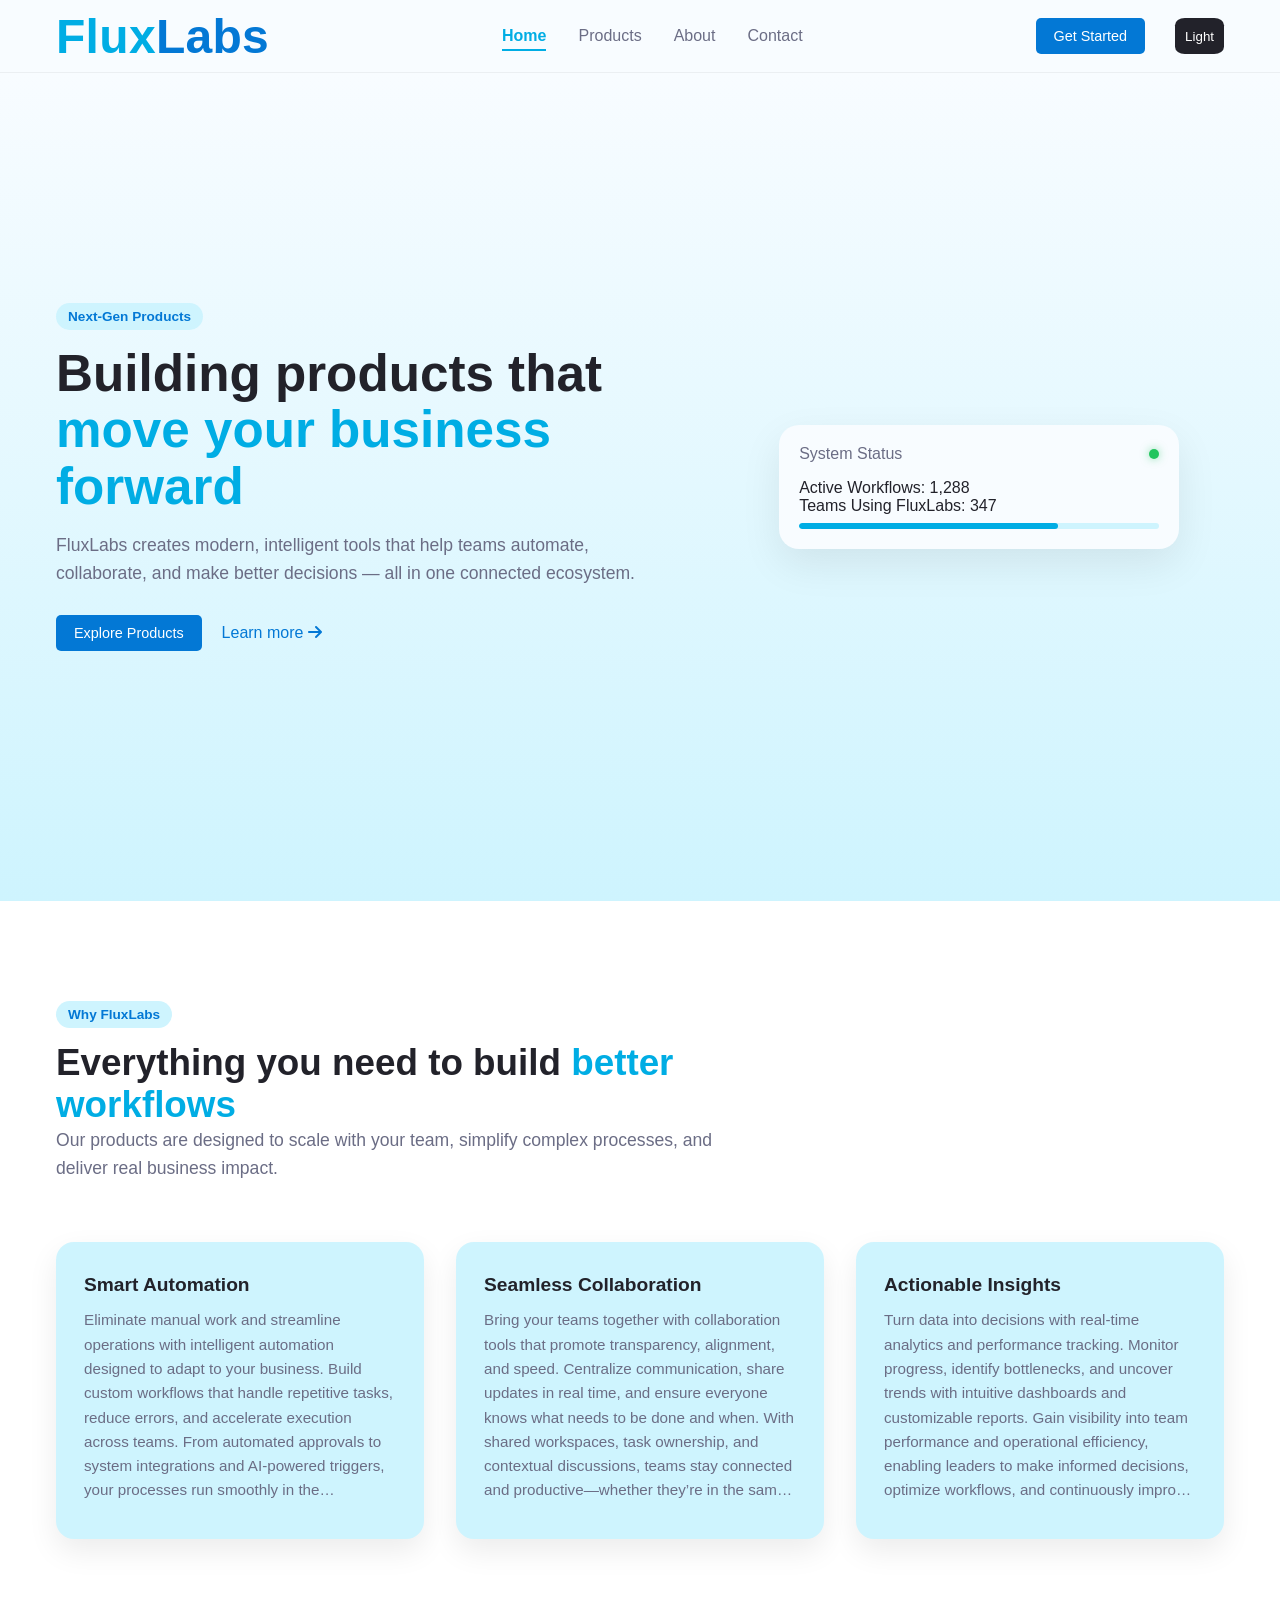
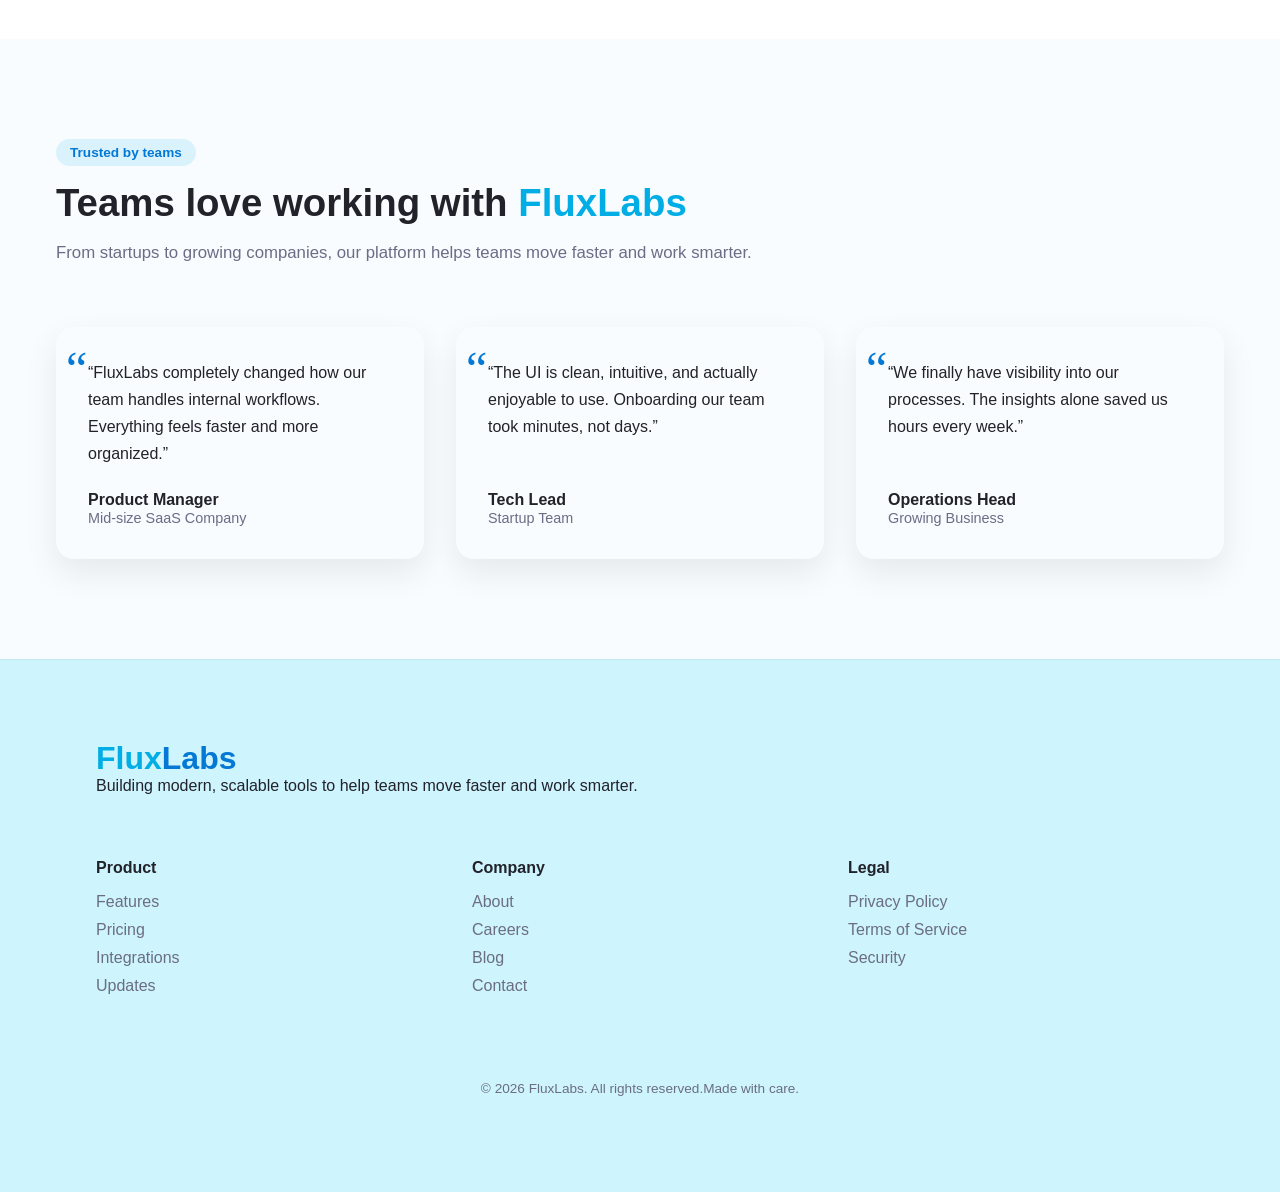
<file: index.html>
<!DOCTYPE html>
<html lang="en">
<head>
    <meta charset="UTF-8">
    <meta name="viewport" content="width=device-width, initial-scale=1.0">
    <title>FluxLabs - Home</title>

    <link rel="stylesheet" href="https://cdnjs.cloudflare.com/ajax/libs/font-awesome/6.5.1/css/all.min.css">
    <link rel="stylesheet" href="css/styles.css">
    <link rel="stylesheet" href="css/home.css">
</head>
<body>
    <!-- loader  -->
    <div id="page-loader">
        <div class="loader-inner">
            <span class="loader-logo">Flux<span>Labs</span></span>
            <div class="loader-bar"></div>
        </div>
    </div>

    <!-- navigation -->
    <header class="navbar">
        <div class="container nav-container">
            <a href="index.html" class="logo">Flux<span>Labs</span></a>

            <nav class="nav-links">
                <button class="btn btn-primary nav-btn-mob" onclick="window.location.href='signUp.html'">Get Started</button>
                
                <a href="index.html" class="nav-item active">Home</a>
                <a href="products.html" class="nav-item">Products</a>
                <a href="about.html" class="nav-item">About</a>
                <a href="contact.html" class="nav-item">Contact</a>
            </nav>
            
            <div class="nav-links-right">

                <button type="button" class="btn btn-primary nav-btn" onclick="window.location.href='signUp.html'">Get Started</button>
                <button type="button" id="themeToggle" aria-pressed="false">light</button>
    
                <button class="hamburger">
                    <span></span>
                    <span></span>
                    <span></span>
                </button>
            </div>
        </div>
    </header>

    <!-- hero section -->

    <section class="hero">
        <div class="hero-container container">

            <div class="hero-left">
                <div class="hero-lable">Next-Gen Products</div>

                <h1 class="hero-title">
                    Building products that
                    <span>move your business forward</span>
                </h1>

                 <p class="hero-subtitle">
                    FluxLabs creates modern, intelligent tools that help teams automate,
                    collaborate, and make better decisions — all in one connected ecosystem.
                </p>

                <div class="hero-actions">
                    <a href="products.html" class="btn btn-primary hero-btn">
                    Explore Products
                    </a>
                    
                    <a href="about.html" class="hero-link">
                    Learn more <i style='font-size:24px' class='fas arrow'>&#xf061;</i>
                    </a>

                </div>
            </div>

            <div class="hero-right">
                <div class="hero-card">
                    <div class="card-header">
                        <span>System Status</span>
                        <span class="status-dot"></span>
                    </div>

                    <div class="card-body">
                        <div class="metrics">
                            <span class="lable">Active Workflows:</span>
                            <span class="value">1,288</span>
                        </div>
                        
                        <div class="metrics">
                            <span class="lable">Teams Using FluxLabs:</span>
                            <span class="value">347</span>
                        </div>

                        <div class="progress-bar">
                            <div class="progress"></div>
                        </div>
                    </div>
                </div>
            </div>

        </div>
    </section>

    <!-- features section -->
    <section class="features">
        <div class="container">

            <div class="features-header">
                <span class="features-lable">Why FluxLabs</span>
                <h2 class="features-title">
                    Everything you need to build
                    <span>better workflows</span>
                </h2>
                <p class="features-subtitle">
                    Our products are designed to scale with your team, simplify complex
                    processes, and deliver real business impact.
                </p>
            </div>

            <div class="features-grid">

                <div class="feature-card">
                    <div class="feature-accent"></div>

                    <h3>Smart Automation</h3>
                    <p>
                        Eliminate manual work and streamline operations with intelligent
                        automation designed to adapt to your business. Build custom
                        workflows that handle repetitive tasks, reduce errors, and 
                        accelerate execution across teams. From automated approvals 
                        to system integrations and AI-powered triggers, your processes 
                        run smoothly in the background—so your team can focus on strategic,
                        high-impact initiatives that drive growth.
                    </p>
                </div>

                <div class="feature-card">
                    <div class="feature-accent"></div>

                    <h3>Seamless Collaboration</h3>
                    <p>
                        Bring your teams together with collaboration tools that promote transparency,
                        alignment, and speed. Centralize communication, share updates in real time, 
                        and ensure everyone knows what needs to be done and when. With shared workspaces,
                        task ownership, and contextual discussions, teams stay connected and productive—whether
                        they’re in the same office or working remotely.
                    </p>
                </div>

                <div class="feature-card">
                    <div class="feature-accent"></div>

                    <h3>Actionable Insights</h3>
                    <p>
                        Turn data into decisions with real-time analytics and performance tracking.
                        Monitor progress, identify bottlenecks, and uncover trends with intuitive 
                        dashboards and customizable reports. Gain visibility into team performance 
                        and operational efficiency, enabling leaders to make informed decisions, 
                        optimize workflows, and continuously improve outcomes.
                    </p>
                </div>

            </div>

        </div>
    </section>

    <!-- testimonial section  -->
    <section class="testimonials">
        <div class="container">

            <div class="testimonials-header">
                <span class="testimonials-label">Trusted by teams</span>
                <h2 class="testimonials-title">
                    Teams love working with
                    <span>FluxLabs</span>
                </h2>
                <p class="testimonials-subtitle">
                    From startups to growing companies, our platform helps teams
                    move faster and work smarter.
                </p>
            </div>

             <div class="testimonials-grid">

                <div class="testimonial-card">
                    <p class="testimonial-text">
                    “FluxLabs completely changed how our team handles internal
                    workflows. Everything feels faster and more organized.”
                    </p>
                    <div class="testimonial-meta">
                        <strong>Product Manager</strong>
                        <span>Mid-size SaaS Company</span>
                    </div>
                </div>

                <div class="testimonial-card">
                    <p class="testimonial-text">
                    “The UI is clean, intuitive, and actually enjoyable to use.
                    Onboarding our team took minutes, not days.”
                    </p>
                    <div class="testimonial-meta">
                        <strong>Tech Lead</strong>
                        <span>Startup Team</span>
                    </div>
                </div>

                <div class="testimonial-card">
                    <p class="testimonial-text">
                    “We finally have visibility into our processes. The insights
                    alone saved us hours every week.”
                    </p>
                    <div class="testimonial-meta">
                        <strong>Operations Head</strong>
                        <span>Growing Business</span>
                    </div>
                </div>

                </div>
        </div>
    </section>

    <!-- footer section  -->
    <footer class="footer">
        <div class=" container footer-container">

            <div class="footer-brand">
                <a href="index.html" class="footer-logo">Flux<span>Labs</span></a>
                <p class="footer-dec">Building modern, scalable tools to help teams move faster and work smarter.</p>
            </div>

            <div class="footer-links">
                
                <div class="footer-col">
                    <h4>Product</h4>
                    <a href="#">Features</a>
                    <a href="products.html">Pricing</a>
                    <a href="#">Integrations</a>
                    <a href="#">Updates</a>
                </div>
                
                <div class="footer-col">
                    <h4>Company</h4>
                    <a href="about.html">About</a>
                    <a href="#">Careers</a>
                    <a href="#">Blog</a>
                    <a href="contact.html">Contact</a>
                </div>
    
                <div class="footer-col">
                    <h4>Legal</h4>
                    <a href="#">Privacy Policy</a>
                    <a href="#">Terms of Service</a>
                    <a href="#">Security</a>
                </div>
            </div>


        </div>

        <div class="footer-bottom">
            <div class="container footer-bottom-inner">
                <span>© 2026 FluxLabs. All rights reserved.</span>
                <span>Made with care.</span>
            </div>
        </div>

    </footer>

    <script src="js/main.js"></script>
</body>
</html>
</file>
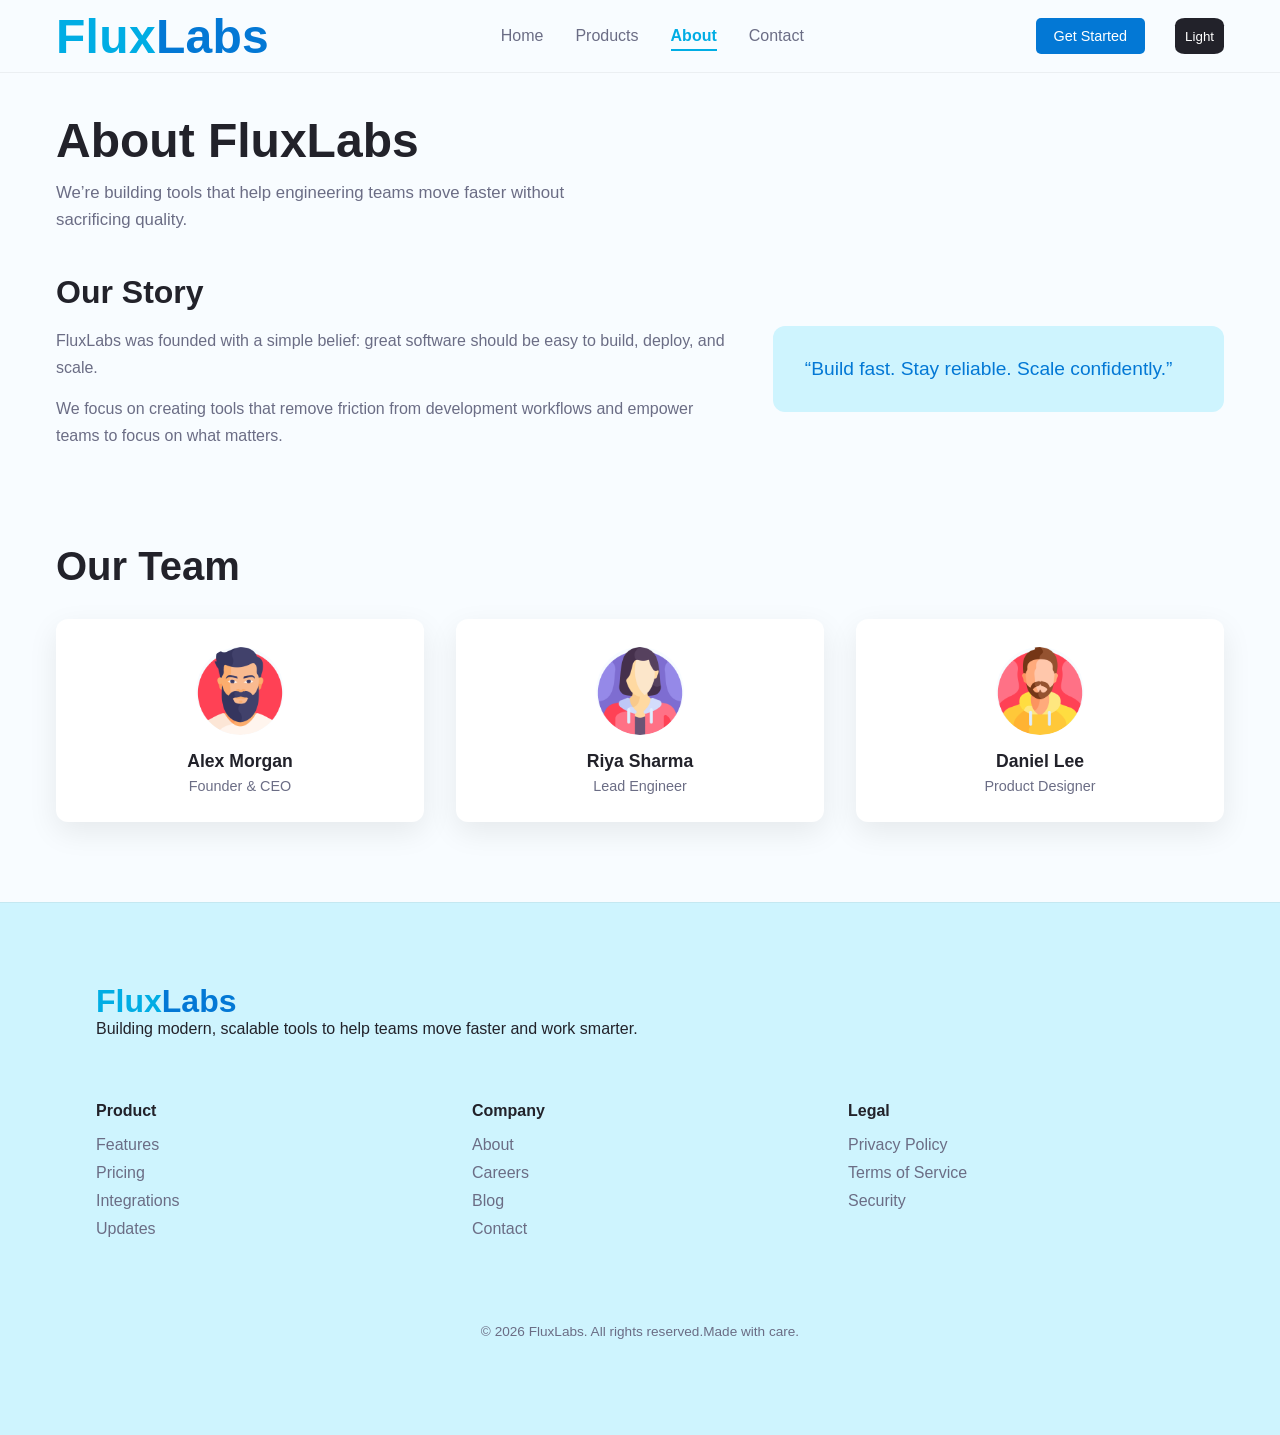
<file: about.html>
<!DOCTYPE html>
<html lang="en">
<head>
    <meta charset="UTF-8">
    <meta name="viewport" content="width=device-width, initial-scale=1.0">
    <title>FluxLabs - About</title>

    <link rel="stylesheet" href="css/styles.css">
    <link rel="stylesheet" href="css/about.css">
</head>
<body>
    <!-- loader  -->
        <div id="page-loader">
            <div class="loader-inner">
                <span class="loader-logo">Flux<span>Labs</span></span>
                <div class="loader-bar"></div>
            </div>
        </div>
        <!-- navigation -->
        <header class="navbar">
            <div class="container nav-container">
                <a href="index.html" class="logo">Flux<span>Labs</span></a>

                <nav class="nav-links">
                    <button class="btn btn-primary nav-btn-mob" onclick="window.location.href='signUp.html'">Get Started</button>
                    
                    <a href="index.html" class="nav-item">Home</a>
                    <a href="products.html" class="nav-item ">Products</a>
                    <a href="about.html" class="nav-item active">About</a>
                    <a href="contact.html" class="nav-item">Contact</a>
                </nav>
                <div class="nav-links-right">

                    <button type="button" class="btn btn-primary nav-btn" onclick="window.location.href='signUp.html'">Get Started</button>
                    <button type="button" id="themeToggle" aria-pressed="false">Dark</button>
        
                    <button class="hamburger">
                        <span></span>
                        <span></span>
                        <span></span>
                    </button>
                </div>
            </div>
        </header>

        <main class="about-page">

            <!-- about hero section  -->
             <section class="about-hero">
                <div class="container">
                     <h1>About FluxLabs</h1>
                    <p>
                    We’re building tools that help engineering teams
                    move faster without sacrificing quality.
                    </p>
                </div>
             </section>

             <!-- our story section  -->
             <section class="about-story">
                <div class="container story-grid">

                    <div class="story-text">
                    <h2>Our Story</h2>
                    <p>
                        FluxLabs was founded with a simple belief:
                        great software should be easy to build, deploy,
                        and scale.
                    </p>
                    <p>
                        We focus on creating tools that remove friction
                        from development workflows and empower teams
                        to focus on what matters.
                    </p>
                    </div>

                    <div class="story-highlight">
                    <p>
                        “Build fast. Stay reliable. Scale confidently.”
                    </p>
                    </div>
                </div>
             </section>

             <!-- teams  -->
              <section class="about-team">
                <div class="container">
                    <h2>Our Team</h2>

                    <div class="team-grid">
                        <div class="team-card">
                            <div class="team-avatar">
                                <img src="assets/images/team-member-1.png" alt="team-member-1">
                            </div>
                            <h4>Alex Morgan</h4>
                            <span>Founder & CEO</span>

                            <div class="team-overlay">
                                <a href="https://www.linkedin.com/" aria-label="LinkedIn"><img src="assets/icons/icons-linkedin.png" alt="linkedin"></a>
                                <a href="https://x.com/" aria-label="Twitter"><img src="assets/icons/icons-x.png" alt="Twitter"></a>
                                <a href="https://github.com/" aria-label="GitHub"><img src="assets/icons/icon-github.png" alt="github"></a>
                            </div>
                        </div>

                        <div class="team-card">
                            <div class="team-avatar">
                                <img src="assets/images/team-member-3.png" alt="team-member-3">
                            </div>
                            <h4>Riya Sharma</h4>
                            <span>Lead Engineer</span>

                            <div class="team-overlay">
                                <a href="https://www.linkedin.com/" aria-label="LinkedIn"><img src="assets/icons/icons-linkedin.png" alt="linkedin"></a>
                                <a href="https://x.com/" aria-label="Twitter"><img src="assets/icons/icons-x.png" alt="Twitter"></a>
                                <a href="https://github.com/" aria-label="GitHub"><img src="assets/icons/icon-github.png" alt="github"></a>
                            </div>
                        </div>

                        <div class="team-card">
                            <div class="team-avatar">
                                <img src="assets/images/team-member-2.png" alt="team-member-2">
                            </div>
                            <h4>Daniel Lee</h4>
                            <span>Product Designer</span>

                            <div class="team-overlay">
                                <a href="https://www.linkedin.com/" aria-label="LinkedIn"><img src="assets/icons/icons-linkedin.png" alt="linkedin"></a>
                                <a href="https://x.com/" aria-label="Twitter"><img src="assets/icons/icons-x.png" alt="Twitter"></a>
                                <a href="https://github.com/" aria-label="GitHub"><img src="assets/icons/icon-github.png" alt="github"></a>
                            </div>
                        </div>

                    </div>

                </div>

              </section>
        </main>
         
        <footer class="footer">
            <div class=" container footer-container">

                <div class="footer-brand">
                    <a href="index.html" class="footer-logo">Flux<span>Labs</span></a>
                    <p class="footer-dec">Building modern, scalable tools to help teams move faster and work smarter.</p>
                </div>

                <div class="footer-links">
                    
                    <div class="footer-col">
                        <h4>Product</h4>
                        <a href="#">Features</a>
                        <a href="#">Pricing</a>
                        <a href="#">Integrations</a>
                        <a href="#">Updates</a>
                    </div>
                    
                    <div class="footer-col">
                        <h4>Company</h4>
                        <a href="#">About</a>
                        <a href="#">Careers</a>
                        <a href="#">Blog</a>
                        <a href="#">Contact</a>
                    </div>
        
                    <div class="footer-col">
                        <h4>Legal</h4>
                        <a href="#">Privacy Policy</a>
                        <a href="#">Terms of Service</a>
                        <a href="#">Security</a>
                    </div>
                </div>


            </div>

            <div class="footer-bottom">
                <div class="container footer-bottom-inner">
                    <span>© 2026 FluxLabs. All rights reserved.</span>
                    <span>Made with care.</span>
                </div>
            </div>
        </footer>

        <script src="js/main.js"></script>
</body>
</html>
</file>
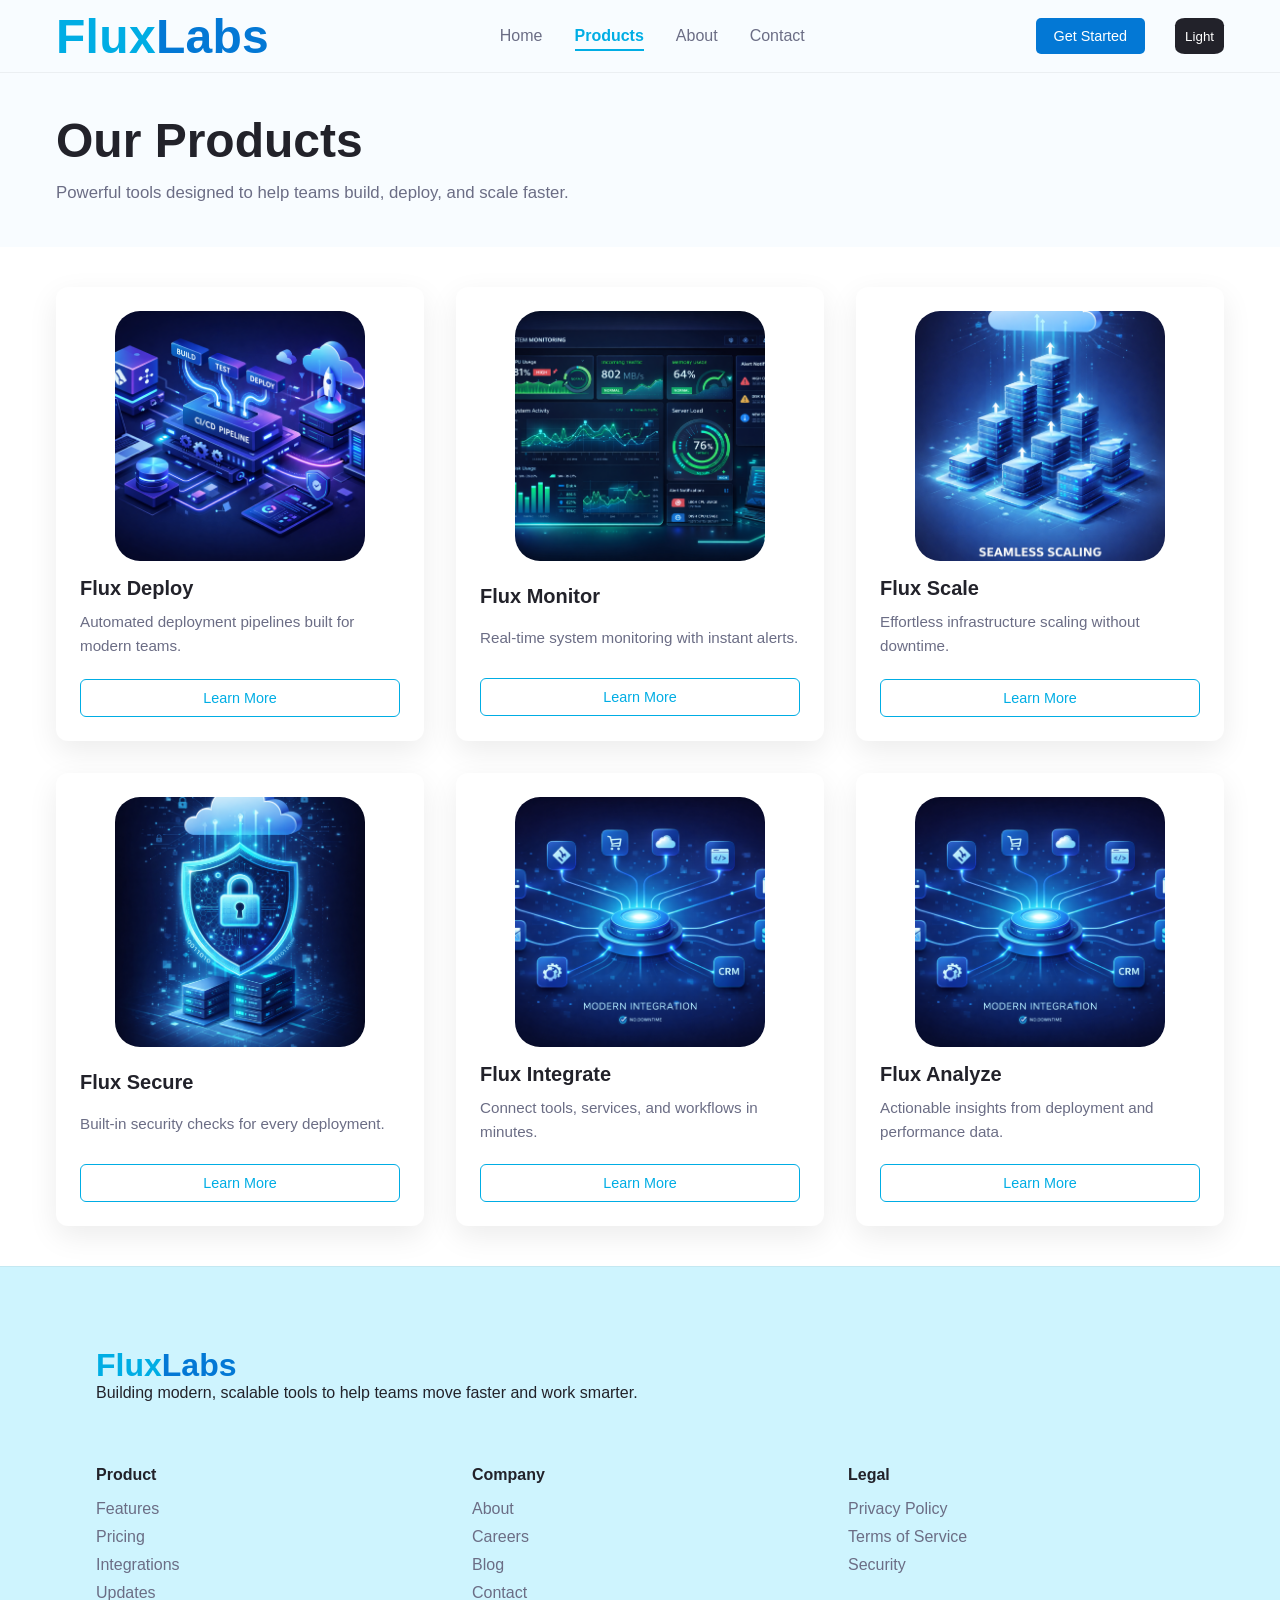
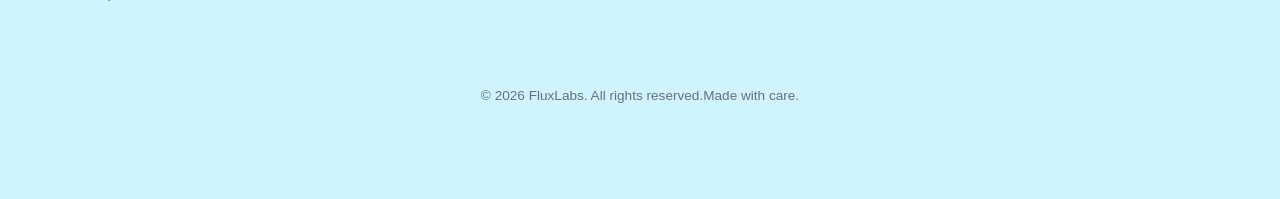
<file: products.html>
<!DOCTYPE html>
<html lang="en">
<head>
    <meta charset="UTF-8">
    <meta name="viewport" content="width=device-width, initial-scale=1.0">
    <title>FluxLabs - Product</title>

    <link rel="stylesheet" href="css/styles.css">
    <link rel="stylesheet" href="css/products.css">

</head>
    <body>

        <!-- loader  -->
        <div id="page-loader">
            <div class="loader-inner">
                <span class="loader-logo">Flux<span>Labs</span></span>
                <div class="loader-bar"></div>
            </div>
        </div>
        <!-- navigation -->
        <header class="navbar">
            <div class="container nav-container">
                <a href="index.html" class="logo">Flux<span>Labs</span></a>

                <nav class="nav-links">
                    <button class="btn btn-primary nav-btn-mob" onclick="window.location.href='signUp.html'">Get Started</button>
                    
                    <a href="index.html" class="nav-item">Home</a>
                    <a href="products.html" class="nav-item active">Products</a>
                    <a href="about.html" class="nav-item">About</a>
                    <a href="contact.html" class="nav-item">Contact</a>
                </nav>
                <div class="nav-links-right">

                    <button type="button" class="btn btn-primary nav-btn" onclick="window.location.href='signUp.html'">Get Started</button>
                    <button type="button" id="themeToggle" aria-pressed="false">Dark</button>
        
                    <button class="hamburger">
                        <span></span>
                        <span></span>
                        <span></span>
                    </button>
                </div>
            </div>
        </header>


        <main class="products-page">

            <!-- header -->
            <section class="products-hero">
                <div class="container">
                <h1>Our Products</h1>
                <p>
                    Powerful tools designed to help teams build, deploy,
                    and scale faster.
                </p>
                </div>
            </section>

            <!-- products grid -->
            <section class="products-section">
                <div class="container products-grid">

                    <div class="product-card">
                        <div class="product-image">
                            <img src="assets/images/product-1.png" alt="product-1">
                        </div>
                        <h3>Flux Deploy</h3>
                        <p>
                        Automated deployment pipelines built for modern teams.
                        </p>
                        <button class="btn btn-outline">Learn More</button>
                    </div>

                    <div class="product-card">
                        <div class="product-image">
                            <img src="assets/images/product-2.png" alt="product-2">
                        </div>
                        <h3>Flux Monitor</h3>
                        <p>
                        Real-time system monitoring with instant alerts.
                        </p>
                        <button class="btn btn-outline">Learn More</button>
                    </div>

                    <div class="product-card">
                        <div class="product-image">
                            <img src="assets/images/product-3.png" alt="product-3">
                        </div>
                        <h3>Flux Scale</h3>
                        <p>
                        Effortless infrastructure scaling without downtime.
                        </p>
                        <button class="btn btn-outline">Learn More</button>
                    </div>

                    <div class="product-card">
                        <div class="product-image">
                            <img src="assets/images/product-4.png" alt="product-4">
                        </div>
                        <h3>Flux Secure</h3>
                        <p>
                        Built-in security checks for every deployment.
                        </p>
                        <button class="btn btn-outline">Learn More</button>
                    </div>

                    <div class="product-card">
                        <div class="product-image">
                            <img src="assets/images/product-5.png" alt="product-5">
                        </div>
                        <h3>Flux Integrate</h3>
                        <p>
                        Connect tools, services, and workflows in minutes.
                        </p>
                        <button class="btn btn-outline">Learn More</button>
                    </div>

                    <div class="product-card">
                        <div class="product-image">
                            <img src="assets/images/product-6.png" alt="product-6">
                        </div>
                        <h3>Flux Analyze</h3>
                        <p>
                        Actionable insights from deployment and performance data.
                        </p>
                        <button class="btn btn-outline">Learn More</button>
                    </div>
                </div>
            </section>
        </main>
        <footer class="footer">
            <div class=" container footer-container">

                <div class="footer-brand">
                    <a href="index.html" class="footer-logo">Flux<span>Labs</span></a>
                    <p class="footer-dec">Building modern, scalable tools to help teams move faster and work smarter.</p>
                </div>

                <div class="footer-links">
                    
                    <div class="footer-col">
                        <h4>Product</h4>
                        <a href="#">Features</a>
                        <a href="#">Pricing</a>
                        <a href="#">Integrations</a>
                        <a href="#">Updates</a>
                    </div>
                    
                    <div class="footer-col">
                        <h4>Company</h4>
                        <a href="#">About</a>
                        <a href="#">Careers</a>
                        <a href="#">Blog</a>
                        <a href="#">Contact</a>
                    </div>
        
                    <div class="footer-col">
                        <h4>Legal</h4>
                        <a href="#">Privacy Policy</a>
                        <a href="#">Terms of Service</a>
                        <a href="#">Security</a>
                    </div>
                </div>


            </div>

            <div class="footer-bottom">
                <div class="container footer-bottom-inner">
                    <span>© 2026 FluxLabs. All rights reserved.</span>
                    <span>Made with care.</span>
                </div>
            </div>
        </footer>

        <script src="js/main.js"></script>
    </body>
</html>
</file>
<file: css/styles.css>
:root {
  --color-primary-light: #cef4fe;
  --color-primary: #00ade4;
  --color-primary-dark: #0378d5;
  --color-bg: #ffffff;
  --color-bg-alt: #f8fcff;
  --color-text: #22222a;
  --color-text-light: #6b6d85;
  --color-accent: #ff832b;
  --color-green-indicator:#22c55e;
  --color-shadow-light: rgba(0, 0, 0, 0.08);
  --color-shadow-heavy: rgba(0, 0, 0, 0.15);
  --font-size-md: 0.5rem;
}

body.dark {
  --color-primary-light: #1e3a5f;
  --color-primary: #38bdf8;
  --color-primary-dark: #0ea5e9;
  --color-bg: #0b1220;
  --color-bg-alt: #111827;
  --color-text: #e5e7eb;
  --color-text-light: #9ca3af;
  --color-accent: #fb923c;
  --color-green-indicator: #22c55e;
  --color-shadow-light: rgba(0, 0, 0, 0.6);
  --color-shadow-heavy: rgba(0, 0, 0, 0.8);
}

* {
  margin: 0;
  padding: 0;
  box-sizing: border-box;
}

html {
  overflow-x: hidden;
}

body {
  font-family: Arial, sans-serif;
  color: var(--color-text);
  background: var(--color-bg);
  scroll-behavior: smooth;
}

.container {
  max-width: 1200px;
  margin: auto;
  padding: 0 16px;
}

button {
  border: none;
  outline: none;
}

.btn-primary {
  text-decoration: none;
  color: var(--color-bg-alt);
  padding: 14px 26px;
  font-size: 1rem;
  border-radius: 6px;
}

/* navbar */
.navbar {
  width: 100%;
  background: var(--color-bg-alt);
  border-bottom: 1px solid rgba(0, 0, 0, 0.05);
  position: sticky;
  top: 0;
  z-index: 1000;
}

.nav-container {
  display: flex;
  align-items: center;
  justify-content: space-between;
  height: 72px;
}

.logo {
  font-size: 3rem;
  font-weight: 700;
  color: var(--color-primary);
  text-decoration: none;
  letter-spacing: 0.3px;
}

.logo span {
  color: var(--color-primary-dark);
}

.nav-links {
  position: relative;
  display: flex;
  align-items: center;
  gap: 32px;
}

.nav-links-right {
  display: flex;
  justify-content: space-between;
  gap: 30px;
}

#themeToggle {
  padding: 10px;
  border-radius: 20%;
  background: var(--color-text);
  color: var(--color-bg);
}

#themeToggle:hover {
  background: var(--color-text-light);
  /* color: var(--color-text); */
}

.nav-item {
  text-decoration: none;
  color: var(--color-text-light);
  font-size: 1rem;
  font-weight: 500;
  position: relative;
  transition: color 0.3s ease;
}

.nav-item:hover {
  color: var(--color-primary);
}

.nav-item::after {
  content: "";
  position: absolute;
  left: 0;
  bottom: -6px;
  width: 0;
  height: 2px;
  background: var(--color-primary);
  transition: width 0.3s ease;
}

.nav-item.active {
  color: var(--color-primary);
  font-weight: 600;
}

.nav-item.active::after {
  width: 100%;
}

.nav-btn {
  padding: 10px 18px;
  font-size: 0.9rem;
  border-radius: 5px;
  background-color: transparent;
  cursor: pointer;
  background-color: var(--color-primary-dark);
  color: var(--color-bg);
}

.nav-btn:hover {
  color: var(--color-primary);
  background: var(--color-bg);
  outline: auto;
  outline-color: var(--color-primary);
}

.nav-btn::after {
  background: var(--color-primary-dark);
  border-color: var(--color-primary);
  transition: 1 ease;
}

.nav-item:hover::after {
  width: 100%;
}

/* hamburger menu */
.hamburger {
  display: none;
  flex-direction: column;
  justify-content: center;
  gap: 5px;
  background: none;
  border: none;
  cursor: pointer;
}

.hamburger span {
  width: 26px;
  height: 2px;
  background: var(--color-primary-dark);
  transition: all 0.3s ease;
}

/* tablet and mobile */
@media (max-width: 900px) {
  .nav-links {
    position: absolute;
    top: 72px;
    right: -10px;
    width: 60%;
    height: 100vh;
    background: var(--color-bg);
    flex-direction: column;
    align-items: flex-start;
    gap: 20px;
    padding: 24px 0;
    box-shadow: 0 80px 220px var(--color-shadow-heavy);
    padding-left: 5dvb;
    padding-top: 80px;
    opacity: 0;
    transform: translateX(0);
    pointer-events: none;
    transition: transform 0.75s ease;
  }
  /* from main.js */
  .nav-links.active {
    opacity: 1;
    transform: translateX(10px);
    pointer-events: all;
  }
  .nav-btn {
    display: none;
  }
  .hamburger {
    display: flex;
  }
  .nav-btn-mob {
    position: absolute;
    top: 20px;
    padding: 10px 18px;
    font-size: 0.9rem;
    border-radius: 5px;
    background-color: transparent;
    cursor: pointer;
    background-color: var(--color-primary-dark);
    color: var(--color-bg);
  }
  .nav-btn-mob:hover {
    color: var(--color-primary);
    background: var(--color-bg);
    border-color: var(--color-primary);
  }
  .nav-btn-mob::after {
    background: var(--color-primary-dark);
    border-color: var(--color-primary);
    transition: 1 ease;
  }
}
@media (max-width: 480px) {
  .logo {
    font-size: 1.8rem;
  }
}
@media (min-width: 900px) {
  .nav-btn-mob {
    display: none;
  }
}
/* ====================== */
/* footer section  */
.footer {
  background: var(--color-primary-light);
  padding: 80px;
  border-top: 1px solid rgba(0, 0, 0, 0.05);
}

.footer-container {
  display: grid;
  gap: 64px;
  padding-bottom: 60px;
}

.footer-logo {
  font-size: 2rem;
  font-weight: 700;
  text-decoration: none;
  color: var(--color-primary);
}

.footer-logo span {
  color: var(--color-primary-dark);
}

.footer-desc {
  margin-top: 14px;
  max-width: 360px;
  color: var(--color-text-light);
  line-height: 1.6;
  font-size: 0.95rem;
}

.footer-links {
  display: grid;
  grid-template-columns: repeat(3, 1fr);
  gap: 40px;
}

.footer-col h4 {
  font-size: 1rem;
  font-weight: 600;
  margin-bottom: 16px;
  color: var(--color-text);
}

.footer-col a {
  display: block;
  margin-bottom: 10px;
  text-decoration: none;
  font-size: 1rem;
  color: var(--color-text-light);
  transition: color 0.3s ease;
}

.footer-col a:hover {
  color: var(--color-primary);
}

.footer-bottom {
  padding: 16px 0;
}

.footer-bottom-inner {
  display: flex;
  align-items: center;
  justify-content: center;
  text-align: center;
  font-size: 0.85rem;
  color: var(--color-text-light);
}

/* responsive section for footer  */
@media (max-width: 900px) {
  .footer-container {
    grid-template-columns: 1fr;
    gap: 48px;
  }
  .footer-links {
    grid-template-columns: repeat(2, 1fr);
  }
}
@media (max-width: 520px) {
  .footer-links {
    grid-template-columns: 1fr;
  }
  .footer-bottom-inner {
    flex-direction: column;
    gap: 8px;
    text-align: center;
  }
}
/* ===================================== */
/* page loader  */
#page-loader {
  position: fixed;
  inset: 0;
  background: var(--color-bg);
  display: flex;
  align-items: center;
  justify-content: center;
  z-index: 9999;
  transition: opacity 0.5s ease, visibility 0.5s ease;
}

#page-loader.hidden {
  opacity: 0;
  visibility: hidden;
}

.loader-inner {
  text-align: center;
}

.loader-logo {
  font-size: 2.4rem;
  font-weight: 700;
  color: var(--color-primary);
}

.loader-logo span {
  color: var(--color-primary-dark);
}

/* animated bar */
.loader-bar {
  margin-top: 20px;
  width: 160px;
  height: 3px;
  background: rgba(0, 0, 0, 0.08);
  overflow: hidden;
  position: relative;
  border-radius: 2px;
}

.loader-bar::before {
  content: "";
  position: absolute;
  left: -40%;
  width: 40%;
  height: 100%;
  background: var(--color-primary);
  animation: loader-move 0.5s infinite ease-in-out;
}

@keyframes loader-move {
  from {
    left: -40%;
  }
  to {
    left: 100%;
  }
}/*# sourceMappingURL=styles.css.map */
</file>
<file: css/home.css>
@charset "UTF-8";
/* heros section  */
.hero {
  background: linear-gradient(180deg, var(--color-bg-alt) 0%, var(--color-primary-light) 100%);
  padding: 100px 0 120px;
  min-height: calc(100vh - 72px);
  display: flex;
  align-items: center;
  animation: fadeIn 1.3s ease forwards;
}

.hero-container {
  display: grid;
  grid-template-columns: 1.1fr 0.9fr;
  align-items: center;
  gap: 80px;
}

/* left side UI */
.hero-left {
  max-width: 620px;
}

.hero-lable {
  display: inline-block;
  padding: 6px 12px;
  background: var(--color-primary-light);
  color: var(--color-primary-dark);
  border-radius: 999px;
  font-size: 0.85rem;
  font-weight: 600;
  margin-bottom: 16px;
}

.hero-title {
  font-size: clamp(2.6rem, 4vw, 3.6rem); /* clamp(min, preferred, max)  */
  line-height: 1.1;
  color: var(--color-text);
  margin-bottom: 16px;
}

.hero-title span {
  color: var(--color-primary);
}

.hero-subtitle {
  font-size: 1.1rem;
  color: var(--color-text-light);
  margin-bottom: 28px;
  line-height: 1.6;
}

.hero-actions {
  display: flex;
  align-items: center;
  gap: 20px;
}

.hero-btn {
  padding: 10px 18px;
  font-size: 0.9rem;
  border-radius: 5px;
  cursor: pointer;
  background-color: var(--color-primary-dark);
  color: var(--color-bg);
}

.hero-btn:hover {
  color: var(--color-primary);
  background: var(--color-bg);
  border-color: var(--color-primary);
  outline: auto;
  outline-color: var(--color-primary);
}

.hero-link {
  text-decoration: none;
  color: var(--color-primary-dark);
  font-weight: 500;
  transition: transform 0.2s ease;
}

.hero-link:hover {
  transform: translateX(4px);
}

.arrow {
  font-size: 16px !important;
}

/* right side UI  */
.hero-right {
  display: flex;
  justify-content: center;
}

.hero-card {
  width: 100%;
  max-width: 400px;
  background: var(--color-bg-alt);
  border-radius: 20px;
  box-shadow: 0 15px 40px var(--color-shadow-light);
  padding: 20px;
  transform: translateY(10px);
  animation: float 3s ease-in-out infinite;
}

.card-header {
  display: flex;
  align-items: center;
  justify-content: space-between;
  font-size: 1rem;
  color: var(--color-text-light);
  margin-bottom: 16px;
}

.status-dot {
  width: 10px;
  height: 10px;
  background: var(--color-green-indicator);
  border-radius: 50%;
  box-shadow: 0 0 8px rgba(34, 197, 94, 0.5);
}

.metric {
  display: flex;
  justify-content: space-between;
  margin-bottom: 12px;
}

.metric .label {
  color: var(--color-text-light);
  font-size: 1rem;
}

.metric .value {
  font-weight: 700;
  color: var(--color-text);
}

.progress-bar {
  height: 6px;
  background: var(--color-primary-light);
  border-radius: 999px;
  overflow: hidden;
  margin-top: 8px;
}

.progress {
  width: 72%;
  height: 100%;
  background: var(--color-primary);
  border-radius: 999px;
}

/* animations  */
@keyframes fadeIn {
  from {
    opacity: 0;
    transform: translateY(20px);
  }
  to {
    opacity: 1;
    transform: translateY(0);
  }
}
@keyframes float {
  0% {
    transform: translateY(10px);
  }
  50% {
    transform: translatey(-5px);
  }
  100% {
    transform: translateY(10px);
  }
}
/* ========================== */
/* responsive for hero*/
@media (max-width: 900px) {
  .hero-container {
    grid-template-columns: 1fr;
    text-align: center;
  }
  .hero-actions {
    justify-content: center;
  }
  .hero-right {
    margin-top: 40px;
  }
}
@media (max-width: 480px) {
  .hero {
    padding: 80px 0 100px;
  }
}
/* features section  */
.features {
  background: var(--color-bg);
  padding: 100px 0;
}

.features-header {
  max-width: 700px;
  margin-bottom: 60px;
}

.features-lable {
  display: inline-block;
  font-size: 0.85rem;
  font-weight: 600;
  color: var(--color-primary-dark);
  background: var(--color-primary-light);
  padding: 6px 12px;
  border-radius: 999px;
  margin-bottom: 14px;
}

.features-title {
  font-size: clamp(2rem, 3vw, 2.3rem);
}

.features-title span {
  color: var(--color-primary);
}

.features-subtitle {
  color: var(--color-text-light);
  font-size: 1.1rem;
  line-height: 1.6;
}

.features-grid {
  display: grid;
  grid-template-columns: repeat(3, 1fr);
  gap: 32px;
}

.feature-card {
  position: relative;
  background: var(--color-primary-light);
  border-radius: 18px;
  padding: 32px 28px 36px;
  box-shadow: 0 12px 30px var(--color-shadow-light);
  transition: transform 0.35s ease, box-shadow 0.35s ease;
  overflow: hidden;
}

.feature-card p {
  display: -webkit-box;
  line-clamp: 8;
  -webkit-line-clamp: 8;
  -webkit-box-orient: vertical;
  overflow: hidden;
}

.feature-card:hover p {
  line-clamp: unset;
  -webkit-line-clamp: unset;
}

.feature-card:hover {
  transform: translateY(-10px);
  box-shadow: 0 20px 45px var(--color-shadow-heavy);
}

.feature-accent {
  position: absolute;
  top: 0;
  left: 0;
  width: 100%;
  height: 4px;
  background: linear-gradient(90deg, var(--color-primary), var(--color-primary-dark));
  transform: scaleX(0);
  transform-origin: left;
  transition: transform 0.5s ease;
}

.feature-card:hover .feature-accent {
  transform: scaleX(1);
}

.feature-card h3 {
  font-size: 1.2rem;
  margin-bottom: 12px;
  color: var(--color-text);
}

.feature-card p {
  color: var(--color-text-light);
  line-height: 1.6;
  font-size: 0.95rem;
}

/* responsive for features section */
@media (max-width: 900px) {
  .features-grid {
    grid-template-columns: repeat(2, 1fr);
  }
}
@media (max-width: 600px) {
  .features-header {
    text-align: center;
    margin-bottom: 48px;
  }
  .features-grid {
    grid-template-columns: 1fr;
  }
}
/* ========================== */
/* testimonial section  */
.testimonials {
  background: var(--color-bg-alt);
  padding: 100px 0;
}

.testimonials-header {
  max-width: 700px;
  margin-bottom: 60px;
}

.testimonials-label {
  display: inline-block;
  font-size: 0.85rem;
  font-weight: 600;
  color: var(--color-primary-dark);
  background: rgba(0, 173, 228, 0.12);
  padding: 6px 14px;
  border-radius: 999px;
  margin-bottom: 14px;
}

.testimonials-title {
  font-size: clamp(2rem, 3vw, 2.6rem);
  line-height: 1.2;
  margin-bottom: 14px;
  color: var(--color-text);
}

.testimonials-title span {
  color: var(--color-primary);
}

.testimonials-subtitle {
  color: var(--color-text-light);
  font-size: 1.05rem;
  line-height: 1.6;
}

.testimonials-grid {
  display: grid;
  grid-template-columns: repeat(3, 1fr);
  gap: 32px;
}

.testimonial-card {
  display: flex;
  flex-direction: column;
  justify-content: space-between;
  background: var(--color-bg-alt);
  border-radius: 18px;
  padding: 32px;
  box-shadow: 0 14px 34px var(--color-shadow-light);
  transition: transform 0.35s ease, box-shadow 0.35s ease;
  position: relative;
}

.testimonial-card::before {
  content: "“";
  position: absolute;
  top: 18px;
  left: 10px;
  font-size: 3rem;
  color: var(--color-primary-dark);
  font-family: serif;
  line-height: 1;
}

.testimonial-card:hover {
  transform: translateY(-10px);
  box-shadow: 0 22px 48px var(--color-shadow-heavy);
}

.testimonial-text {
  font-size: 1rem;
  line-height: 1.7;
  color: var(--color-text);
  margin-bottom: 24px;
  position: relative;
}

.testimonial-meta strong {
  display: block;
  font-weight: 600;
  color: var(--color-text);
}

.testimonial-meta span {
  font-size: 0.9rem;
  color: var(--color-text-light);
}

/* responsive testimonials section */
@media (max-width: 900px) {
  .testimonials-grid {
    grid-template-columns: repeat(2, 1fr);
  }
}
@media (max-width: 600px) {
  .testimonials {
    padding: 80px 0;
  }
  .testimonials-grid {
    grid-template-columns: 1fr;
  }
  .testimonials-header {
    text-align: center;
    margin-bottom: 48px;
  }
}/*# sourceMappingURL=home.css.map */
</file>
<file: css/about.css>
/* about page  */
.about-page {
  padding: 40px 0 40px;
  background: var(--color-bg-alt);
}

.about-hero h1 {
  font-size: 3rem;
  margin-bottom: 12px;
}

.about-hero p {
  max-width: 520px;
  font-size: 1.05rem;
  color: var(--color-text-light);
  line-height: 1.6;
}

/* ==================== */
/* our story  */
.about-story {
  padding: 40px 0;
}

.story-grid {
  display: grid;
  grid-template-columns: 1.5fr 1fr;
  gap: 40px;
  align-items: center;
}

.story-text h2 {
  font-size: 2rem;
  margin-bottom: 16px;
}

.story-text p {
  color: var(--color-text-light);
  line-height: 1.7;
  margin-bottom: 14px;
}

.story-highlight {
  background: var(--color-primary-light);
  padding: 32px;
  border-radius: 12px;
  font-size: 1.2rem;
  font-weight: 500;
  color: var(--color-primary-dark);
}

/* -===================*/
/* team  */
.about-team {
  padding: 40px 0;
  background: var(--color-bg-alt);
}

.about-team h2 {
  font-size: 2.5rem;
  margin-bottom: 30px;
}

.team-grid {
  display: grid;
  grid-template-columns: repeat(3, 1fr);
  gap: 32px;
}

.team-card {
  display: flex;
  flex-direction: column;
  justify-content: space-between;
  background: var(--color-bg);
  padding: 28px;
  border-radius: 12px;
  text-align: center;
  box-shadow: 0 10px 30px var(--color-shadow-light);
  transition: transform 0.3s ease;
}

.team-card:hover {
  transform: translateY(-6px);
}

/* avatar pending */
.team-avatar {
  position: relative;
  height: 88px;
  width: 88px;
  border-radius: 50%;
  overflow: hidden;
  margin: 0 auto 16px;
  background: var(--color-bg-alt);
}

.team-avatar img {
  width: 100%;
  height: 100%;
  -o-object-fit: cover;
     object-fit: cover;
  display: block;
}

.team-overlay {
  position: absolute;
  inset: 0;
  background: var(--color-primary-light);
  border-radius: 12px;
  display: flex;
  align-items: center;
  justify-content: center;
  gap: 16px;
  opacity: 0;
  transition: opacity 0.5s ease;
}

.team-overlay a {
  width: 42px;
  height: 42px;
  background: transparent;
  color: #000;
  border-radius: 10%;
  display: flex;
  align-items: center;
  justify-content: center;
  font-size: 0.9rem;
  font-weight: 600;
  text-decoration: none;
  transition: transform 0.3s ease;
}

.team-overlay img {
  width: 100%;
  height: 100%;
  -o-object-fit: cover;
     object-fit: cover;
  display: block;
}

.team-card:hover .team-overlay {
  opacity: 1;
}

.team-overlay a:hover {
  transform: scale(1.5);
}

.team-card h4 {
  font-size: 1.1rem;
  margin-bottom: 6px;
}

.team-card span {
  font-size: 0.9rem;
  color: var(--color-text-light);
}

/* ========================= */
/* responsive */
@media (max-width: 900px) {
  .story-grid {
    grid-template-columns: 1fr;
  }
  .team-grid {
    grid-template-columns: repeat(2, 1fr);
  }
}
@media (max-width: 520px) {
  .about-hero h1 {
    font-size: 2.2rem;
  }
  .team-grid {
    grid-template-columns: 1fr;
  }
}/*# sourceMappingURL=about.css.map */
</file>
<file: css/products.css>
/* product page  */
.products-hero {
  padding: 40px 0 40px;
  background: var(--color-bg-alt);
}

.products-hero h1 {
  font-size: 3rem;
  font-weight: 700;
  margin-bottom: 12px;
}

.products-hero p {
  max-width: 520px;
  color: var(--color-text-light);
  font-size: 1.05rem;
  line-height: 1.6;
}

/* products-grid */
.products-section {
  padding: 40px 0;
}

.products-grid {
  display: grid;
  grid-template-columns: repeat(3, 1fr);
  gap: 32px;
}

/* .product-card */
.product-card {
  display: flex;
  flex-direction: column;
  justify-content: space-between;
  background: var(--color-bg);
  border-radius: 12px;
  padding: 24px;
  box-shadow: 0 10px 30px var(--color-shadow-light);
  transition: transform 0.3s ease, box-shadow 0.3s ease;
}

.product-card:hover {
  transform: translateY(-8px);
  box-shadow: 0 20px 40px var(--color-shadow-heavy);
}

.product-image {
  height: 250px;
  width: 250px;
  border-radius: 10%;
  overflow: hidden;
  margin: 0 auto 16px;
  background: var(--color-bg-alt);
}

.product-image img {
  width: 100%;
  height: 100%;
  -o-object-fit: cover;
     object-fit: cover;
  display: block;
}

.product-card h3 {
  font-size: 1.25rem;
  margin-bottom: 10px;
}

.product-card p {
  font-size: 0.95rem;
  color: var(--color-text-light);
  line-height: 1.6;
  margin-bottom: 20px;
}

.btn-outline {
  padding: 10px 18px;
  font-size: 0.9rem;
  border-radius: 6px;
  background: transparent;
  border: 1px solid var(--color-primary);
  color: var(--color-primary);
  cursor: pointer;
  transition: all 0.3s ease;
}

.btn-outline:hover {
  background: var(--color-primary);
  color: var(--color-bg);
}

/* ============================== */
/* responsive */
@media (max-width: 900px) {
  .products-grid {
    grid-template-columns: repeat(2, 1fr);
  }
}
@media (max-width: 520px) {
  .products-hero h1 {
    font-size: 2.2rem;
  }
  .products-grid {
    grid-template-columns: 1fr;
  }
}/*# sourceMappingURL=products.css.map */
</file>
